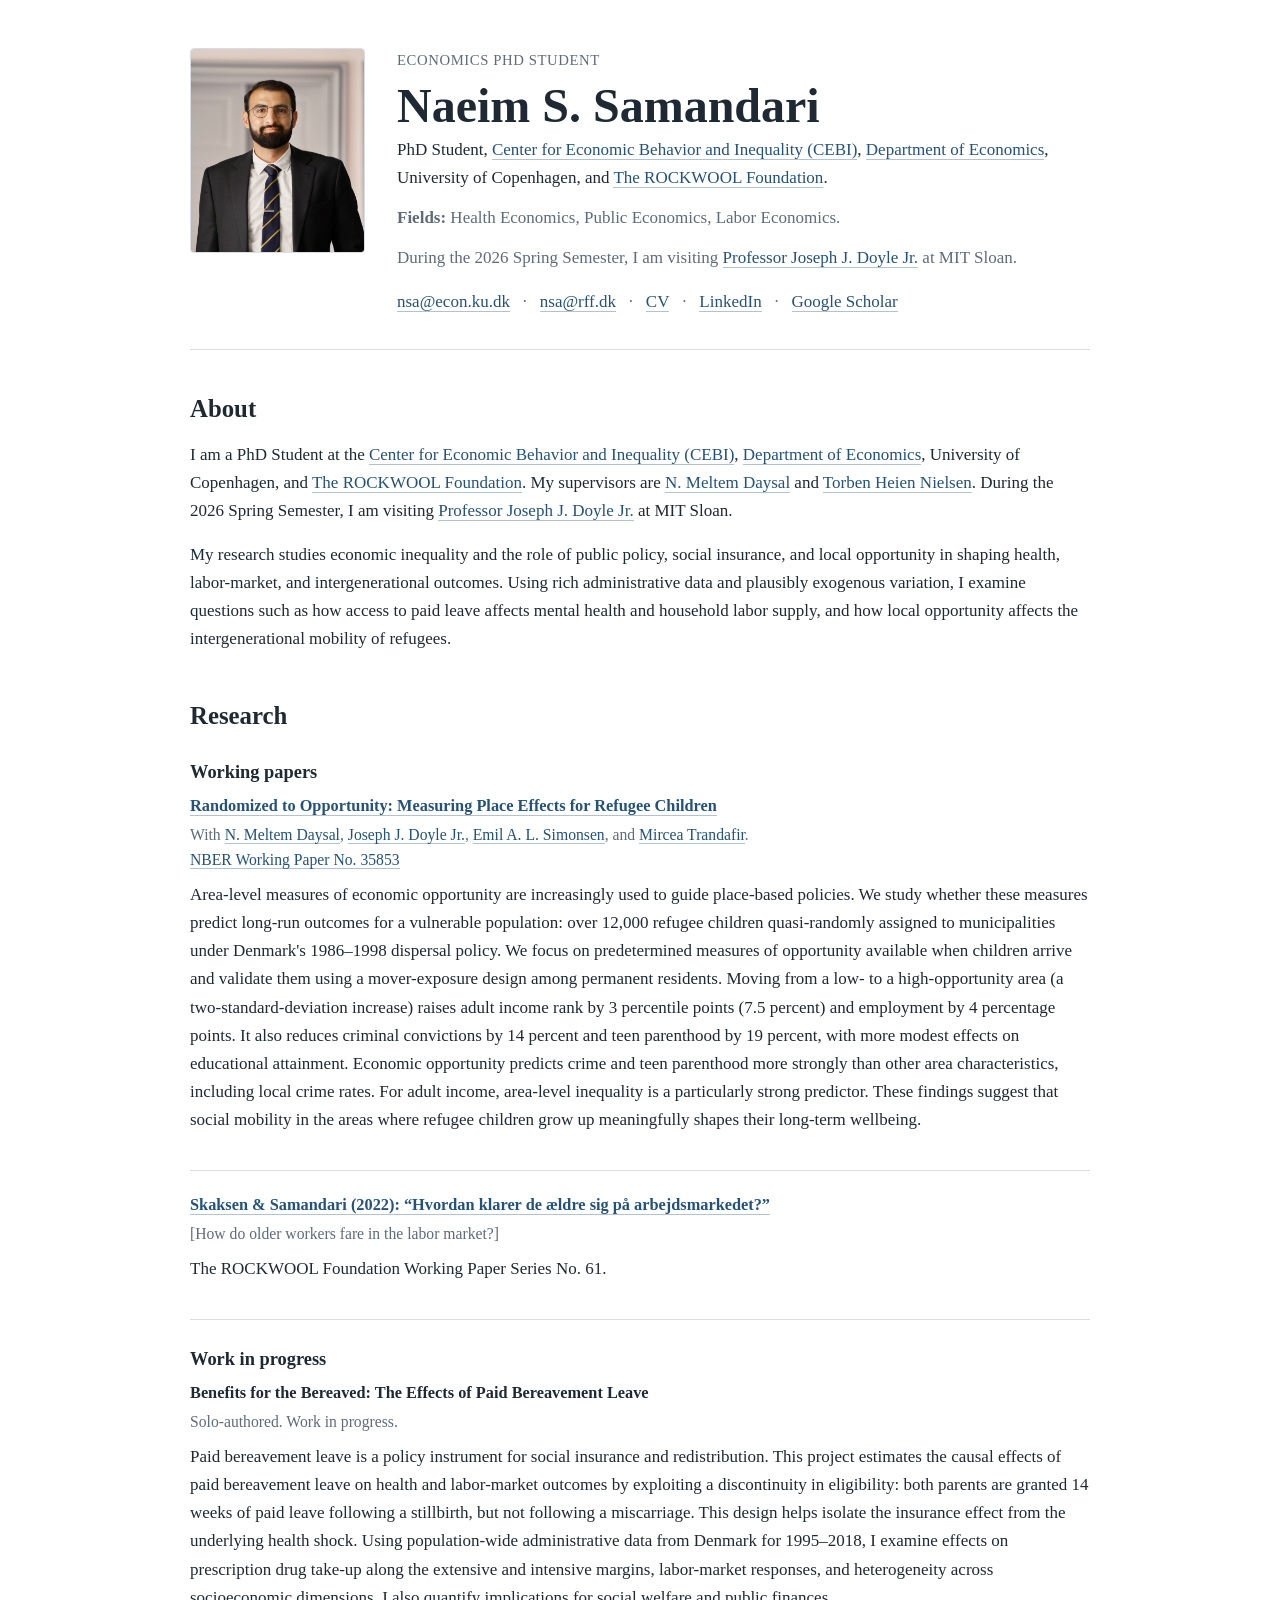
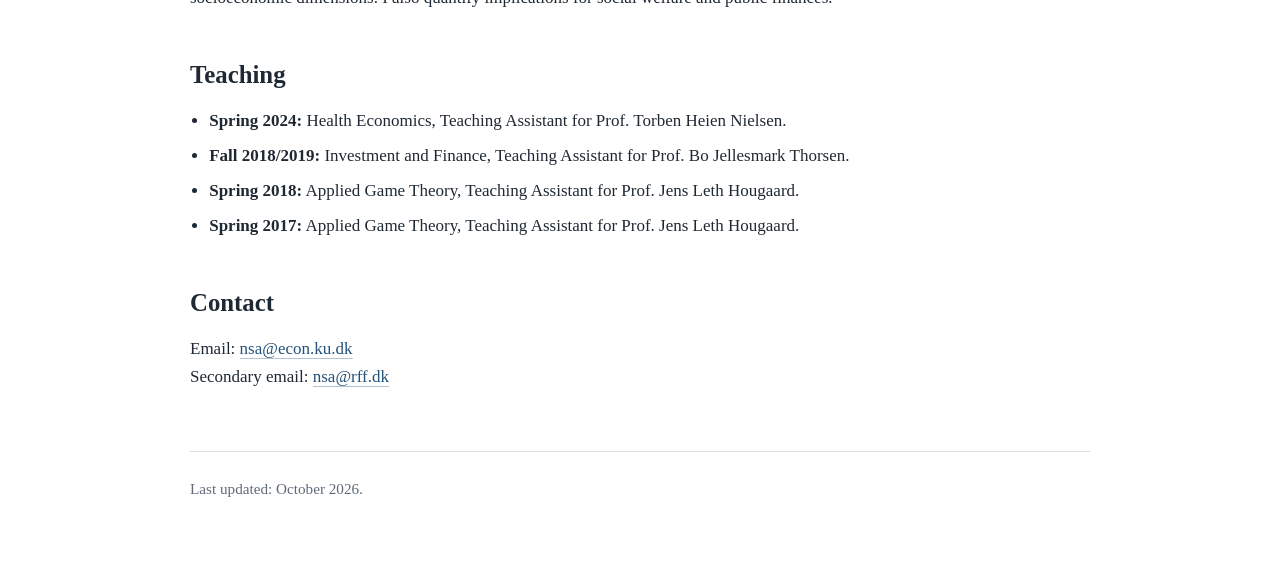
<file: index.html>
<!DOCTYPE html>
<html lang="en">
<head>
  <meta charset="utf-8">
  <meta name="google-site-verification" content="qZwAaEVYOdp1D81khWOOO4zbYm9DKn77pvnOGgLeCqA">
  <meta name="viewport" content="width=device-width, initial-scale=1">
  <title>Naeim S. Samandari | Economics PhD Student</title>
  
  <meta name="description" content="Naeim S. Samandari is a PhD Student in Economics at the University of Copenhagen, CEBI, and The ROCKWOOL Foundation. His research is in health economics, public economics, labor economics, and applied microeconomics.">
  
  <meta name="author" content="Naeim S. Samandari">
  
  <link rel="canonical" href="https://naeimsamandari.github.io/">
  
  <meta property="og:title" content="Naeim S. Samandari | Economics PhD Student">
  <meta property="og:description" content="Academic website of Naeim S. Samandari, PhD Student in Economics at the University of Copenhagen, CEBI, and The ROCKWOOL Foundation.">
  <meta property="og:type" content="website">
  <meta property="og:url" content="https://naeimsamandari.github.io/">
  <meta property="og:image" content="https://naeimsamandari.github.io/profile.jpg">
  
  <meta name="twitter:card" content="summary">
  <meta name="twitter:title" content="Naeim S. Samandari | Economics PhD Student">
  <meta name="twitter:description" content="Academic website of Naeim S. Samandari, PhD Student in Economics at the University of Copenhagen, CEBI, and The ROCKWOOL Foundation.">
  <meta name="twitter:image" content="https://naeimsamandari.github.io/profile.jpg">
    <script type="application/ld+json">
    {
      "@context": "https://schema.org",
      "@type": "Person",
      "name": "Naeim S. Samandari",
      "url": "https://naeimsamandari.github.io/",
      "image": "https://naeimsamandari.github.io/profile.jpg",
      "jobTitle": "PhD Student",
      "affiliation": [
        {
          "@type": "Organization",
          "name": "Center for Economic Behavior and Inequality",
          "url": "https://www.econ.ku.dk/cebi/"
        },
        {
          "@type": "Organization",
          "name": "Department of Economics, University of Copenhagen",
          "url": "https://www.economics.ku.dk/"
        },
        {
          "@type": "Organization",
          "name": "The ROCKWOOL Foundation",
          "url": "https://en.rockwoolfonden.dk/employees/naeim-samandari/"
        }
      ],
      "alumniOf": {
        "@type": "CollegeOrUniversity",
        "name": "University of Copenhagen",
        "url": "https://www.ku.dk/"
      },
      "sameAs": [
        "https://www.linkedin.com/in/naeim-samandari",
        "https://scholar.google.com/citations?hl=da&user=SzlNi3gAAAAJ",
        "https://en.rockwoolfonden.dk/employees/naeim-samandari/"
      ],
      "knowsAbout": [
        "Health Economics",
        "Public Economics",
        "Labor Economics",
        "Applied Microeconomics"
      ]
    }
    </script>
  <link rel="stylesheet" href="styles.css">
</head>
<body>
  <a class="skip-link" href="#main">Skip to main content</a>

  <header class="site-header">
    <div class="header-content">
      <div class="profile-photo-wrapper">
        <img src="profile.jpg" alt="Portrait of Naeim S. Samandari" class="profile-photo">
      </div>

      <div class="header-text">
        <p class="eyebrow">Economics PhD Student</p>
        <h1>Naeim S. Samandari</h1>

      <p class="role">
        PhD Student,
        <a href="https://www.econ.ku.dk/cebi/">Center for Economic Behavior and Inequality (CEBI)</a>,
        <a href="https://www.economics.ku.dk/">Department of Economics</a>,
        University of Copenhagen, and
        <a href="https://en.rockwoolfonden.dk/employees/naeim-samandari/">The ROCKWOOL Foundation</a>.
      </p>

        <p class="fields">
          <strong>Fields:</strong> Health Economics, Public Economics, Labor Economics.
        </p>

        <p class="visit">
          During the 2026 Spring Semester, I am visiting
          <a href="https://mitsloan.mit.edu/faculty/directory/joseph-doyle">Professor Joseph J. Doyle Jr.</a>
          at MIT Sloan.
        </p>

        <ul class="link-list" aria-label="Contact and profile links">
          <li><a href="mailto:nsa@econ.ku.dk">nsa@econ.ku.dk</a></li>
          <li><a href="mailto:nsa@rff.dk">nsa@rff.dk</a></li>
          <li><a href="cv.pdf">CV</a></li>
          <li><a href="https://www.linkedin.com/in/naeim-samandari">LinkedIn</a></li>
          <li><a href="https://scholar.google.com/citations?hl=da&user=SzlNi3gAAAAJ">Google Scholar</a></li>
        </ul>
      </div>
    </div>
  </header>

  <main id="main" class="site-main">
    <section id="about" aria-labelledby="about-heading">
      <h2 id="about-heading">About</h2>
      <p>
        I am a PhD Student at the
        <a href="https://www.econ.ku.dk/cebi/">Center for Economic Behavior and Inequality (CEBI)</a>,
        <a href="https://www.economics.ku.dk/">Department of Economics</a>,
        University of Copenhagen, and
        <a href="https://en.rockwoolfonden.dk/employees/naeim-samandari/">The ROCKWOOL Foundation</a>.
        My supervisors are
        <a href="https://meltemdaysal.com/">N. Meltem Daysal</a>
        and
        <a href="https://nielsen-economist.com/">Torben Heien Nielsen</a>.
        During the 2026 Spring Semester, I am visiting
        <a href="https://mitsloan.mit.edu/faculty/directory/joseph-doyle">Professor Joseph J. Doyle Jr.</a>
        at MIT Sloan.
      </p>
      <p>
        My research studies economic inequality and the role of public policy, social
        insurance, and local opportunity in shaping health, labor-market, and
        intergenerational outcomes. Using rich administrative data and plausibly
        exogenous variation, I examine questions such as how access to paid leave
        affects mental health and household labor supply, and how local opportunity
        affects the intergenerational mobility of refugees.
      </p>
    </section>

    <section id="research" aria-labelledby="research-heading">
      <h2 id="research-heading">Research</h2>

      <h3>Working papers</h3>

        <article class="research-item">
          <h4>
            <a href="https://www.nber.org/papers/w35853">
              Randomized to Opportunity: Measuring Place Effects for Refugee Children
            </a>
          </h4>
          
          <p class="meta">
            With
            <a href="https://meltemdaysal.com/">N. Meltem Daysal</a>,
            <a href="https://mitsloan.mit.edu/faculty/directory/joseph-doyle">Joseph J. Doyle Jr.</a>,
            <a href="https://emilalsimonsen.github.io/">Emil A. L. Simonsen</a>,
            and
            <a href="https://www.mirceatrandafir.com/">Mircea Trandafir</a>.
            <br>
            <a href="https://www.nber.org/papers/w35853">
              NBER Working Paper No. 35853
            </a>
          </p>
          
          <p>
            Area-level measures of economic opportunity are increasingly used to guide place-based policies. 
            We study whether these measures predict long-run outcomes for a vulnerable population: over 12,000 refugee children quasi-randomly assigned to municipalities under Denmark's 1986–1998 dispersal policy.
            We focus on predetermined measures of opportunity available when children arrive and validate them using a mover-exposure design among permanent residents. Moving from a low- to a high-opportunity area (a two-standard-deviation increase) raises adult income rank by 3 percentile points (7.5 percent) and employment by 4 percentage points.
            It also reduces criminal convictions by 14 percent and teen parenthood by 19 percent, with more modest effects on educational attainment. Economic opportunity predicts crime and teen parenthood more strongly than other area characteristics, including local crime rates.
            For adult income, area-level inequality is a particularly strong predictor.
            These findings suggest that social mobility in the areas where refugee children grow up meaningfully shapes their long-term wellbeing.
          </p>
        </article>
        
        <article class="research-item">
        <h4>
          <a href="https://rockwoolfonden.dk/udgivelser/hvordan-klarer-de-aeldre-sig-paa-arbejdsmarkedet/">
            Skaksen &amp; Samandari (2022): “Hvordan klarer de ældre sig på arbejdsmarkedet?”
          </a>
        </h4>
        <p class="meta">[How do older workers fare in the labor market?]</p>
        <p>
          The ROCKWOOL Foundation Working Paper Series No. 61.
        </p>
        </article>

      <h3>Work in progress</h3>

      <article class="research-item">
        <h4>Benefits for the Bereaved: The Effects of Paid Bereavement Leave</h4>
        <p class="meta">Solo-authored. Work in progress.</p>
        <p>
          Paid bereavement leave is a policy instrument for social insurance and redistribution.
          This project estimates the causal effects of paid bereavement leave on health and
          labor-market outcomes by exploiting a discontinuity in eligibility: both parents are
          granted 14 weeks of paid leave following a stillbirth, but not following a miscarriage.
          This design helps isolate the insurance effect from the underlying health shock.
          Using population-wide administrative data from Denmark for 1995–2018, I examine
          effects on prescription drug take-up along the extensive and intensive margins,
          labor-market responses, and heterogeneity across socioeconomic dimensions. I also
          quantify implications for social welfare and public finances.
        </p>
      </article>
    </section>

    <section id="teaching" aria-labelledby="teaching-heading">
      <h2 id="teaching-heading">Teaching</h2>
      <ul class="teaching-list">
        <li><strong>Spring 2024:</strong> Health Economics, Teaching Assistant for Prof. Torben Heien Nielsen.</li>
        <li><strong>Fall 2018/2019:</strong> Investment and Finance, Teaching Assistant for Prof. Bo Jellesmark Thorsen.</li>
        <li><strong>Spring 2018:</strong> Applied Game Theory, Teaching Assistant for Prof. Jens Leth Hougaard.</li>
        <li><strong>Spring 2017:</strong> Applied Game Theory, Teaching Assistant for Prof. Jens Leth Hougaard.</li>
      </ul>
    </section>

    <section id="contact" aria-labelledby="contact-heading">
      <h2 id="contact-heading">Contact</h2>
      <p>
        Email: <a href="mailto:nsa@econ.ku.dk">nsa@econ.ku.dk</a>
        <br>
        Secondary email: <a href="mailto:nsa@rff.dk">nsa@rff.dk</a>
      </p>
    </section>
  </main>

  <footer class="site-footer">
    <p>Last updated: October 2026.</p>
  </footer>
</body>
</html>
</file>
<file: styles.css>
/* Simple academic website for GitHub Pages.
   Maintain by editing this file and index.html only. */

:root {
  --text: #1f2933;
  --muted: #5f6b7a;
  --border: #d9dee5;
  --background: #ffffff;
  --link: #24527a;
  --link-hover: #153a59;
  --max-width: 900px;
}

* {
  box-sizing: border-box;
}

html {
  scroll-behavior: smooth;
}

body {
  margin: 0;
  font-family: Georgia, "Times New Roman", Times, serif;
  font-size: 17px;
  line-height: 1.65;
  color: var(--text);
  background: var(--background);
}

a {
  color: var(--link);
  text-decoration: none;
  border-bottom: 1px solid rgba(36, 82, 122, 0.35);
}

a:hover,
a:focus {
  color: var(--link-hover);
  border-bottom-color: var(--link-hover);
}

.skip-link {
  position: absolute;
  left: -999px;
  top: 1rem;
  padding: 0.5rem 0.75rem;
  background: var(--background);
  border: 1px solid var(--border);
  z-index: 10;
}

.skip-link:focus {
  left: 1rem;
}

.site-header,
.site-main,
.site-footer {
  width: min(100% - 2rem, var(--max-width));
  margin: 0 auto;
}

.site-header {
  padding: 3rem 0 2rem;
  border-bottom: 1px solid var(--border);
}

.header-content {
  display: grid;
  grid-template-columns: 175px 1fr;
  gap: 2rem;
  align-items: start;
}

.profile-photo-wrapper {
  width: 175px;
}

.profile-photo {
  width: 175px;
  height: 205px;
  object-fit: cover;
  object-position: center 18%;
  border-radius: 4px;
  border: 1px solid var(--border);
  display: block;
}

.eyebrow {
  margin: 0 0 0.25rem;
  font-size: 0.92rem;
  letter-spacing: 0.04em;
  text-transform: uppercase;
  color: var(--muted);
}

h1,
h2,
h3,
h4 {
  line-height: 1.25;
  color: var(--text);
}

h1 {
  margin: 0;
  font-size: clamp(2rem, 5vw, 3rem);
  font-weight: 600;
}

h2 {
  margin: 0 0 1rem;
  padding-top: 0.25rem;
  font-size: 1.55rem;
  font-weight: 600;
}

h3 {
  margin: 1.8rem 0 0.75rem;
  font-size: 1.15rem;
  font-weight: 600;
}

h4 {
  margin: 0 0 0.35rem;
  font-size: 1.02rem;
  font-weight: 600;
}

p {
  margin: 0 0 1rem;
}

.role,
.fields,
.visit {
  margin-bottom: 0.75rem;
}

.fields,
.visit,
.meta,
.placeholder {
  color: var(--muted);
}

.link-list {
  display: flex;
  flex-wrap: wrap;
  gap: 0.45rem 0.8rem;
  margin: 1rem 0 0;
  padding: 0;
  list-style: none;
}

.link-list li {
  margin: 0;
}

.link-list li:not(:last-child)::after {
  content: "·";
  margin-left: 0.8rem;
  color: var(--muted);
}

.site-main {
  padding: 2.5rem 0 1rem;
}

section {
  margin-bottom: 2.75rem;
}

.research-item {
  margin-bottom: 1.5rem;
  padding-bottom: 1.25rem;
  border-bottom: 1px solid var(--border);
}

.research-item:last-child {
  border-bottom: none;
  padding-bottom: 0;
}

.meta {
  margin-bottom: 0.5rem;
  font-size: 0.98rem;
}

.teaching-list {
  margin: 0;
  padding-left: 1.2rem;
}

.teaching-list li {
  margin-bottom: 0.45rem;
}

.site-footer {
  padding: 1.5rem 0 3rem;
  border-top: 1px solid var(--border);
  color: var(--muted);
  font-size: 0.95rem;
}

@media (max-width: 700px) {
  body {
    font-size: 16px;
    line-height: 1.6;
  }

  .site-header {
    padding: 1.5rem 0 1.6rem;
  }

  .header-content {
    grid-template-columns: 1fr;
    gap: 0.85rem;
    justify-items: center;
    text-align: center;
  }

  .profile-photo-wrapper {
     width: 130px;
     margin: 0 auto;
  }

  .profile-photo {
    width: 130px;
    height: 155px;
    object-position: center 18%;
  }

  .eyebrow {
    display: none;
  }

  h1 {
    font-size: 2.1rem;
    line-height: 1.08;
    margin-top: 0.35rem;
    margin-bottom: 0.75rem;
  }

  .role,
  .fields,
  .visit {
    margin-bottom: 0.65rem;
  }

  .link-list {
    justify-content: center;
    gap: 0.25rem 0.65rem;
    margin-top: 0.85rem;
     text-align: center;
  }

  .link-list li {
    margin: 0;
  }

  .link-list li:not(:last-child)::after {
    content: "·";
    margin-left: 0.65rem;
    color: var(--muted);
  }

  .site-main {
    padding-top: 2rem;
  }

  section {
    margin-bottom: 2.4rem;
  }
}
</file>
